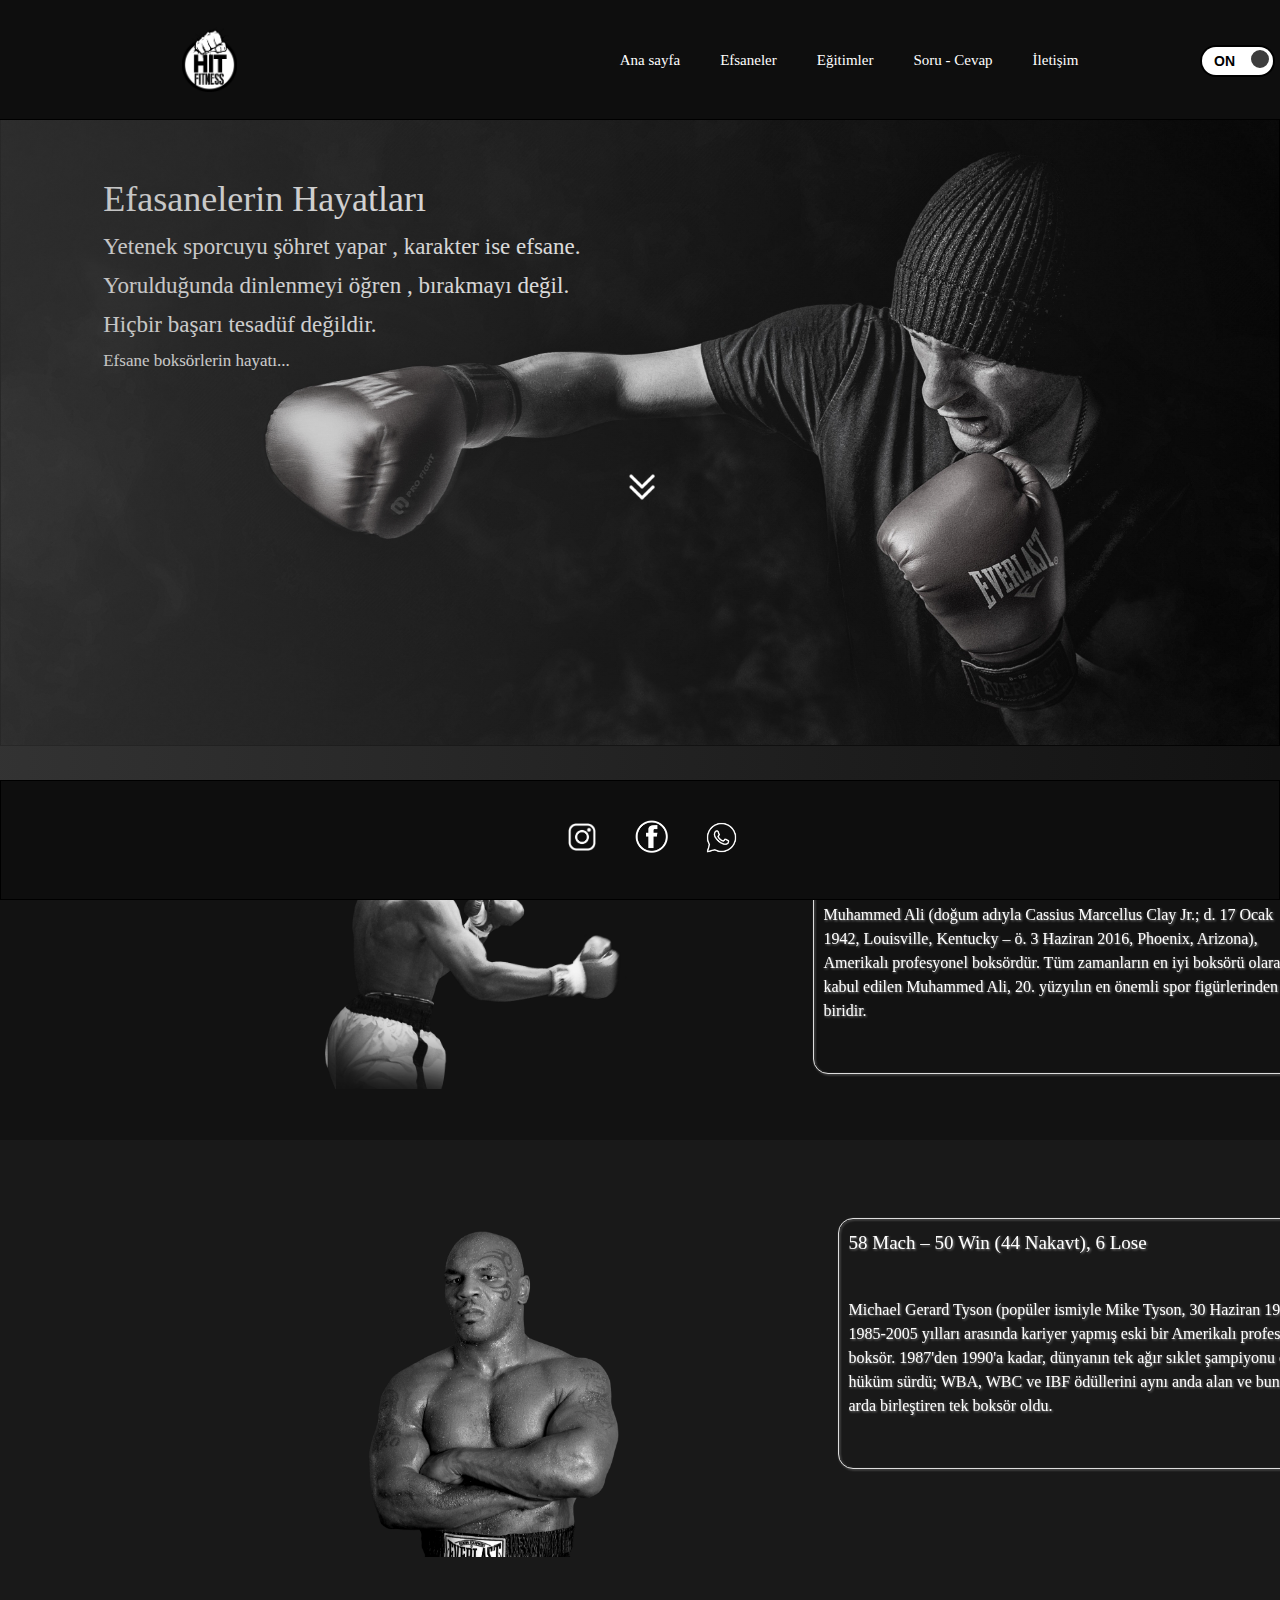
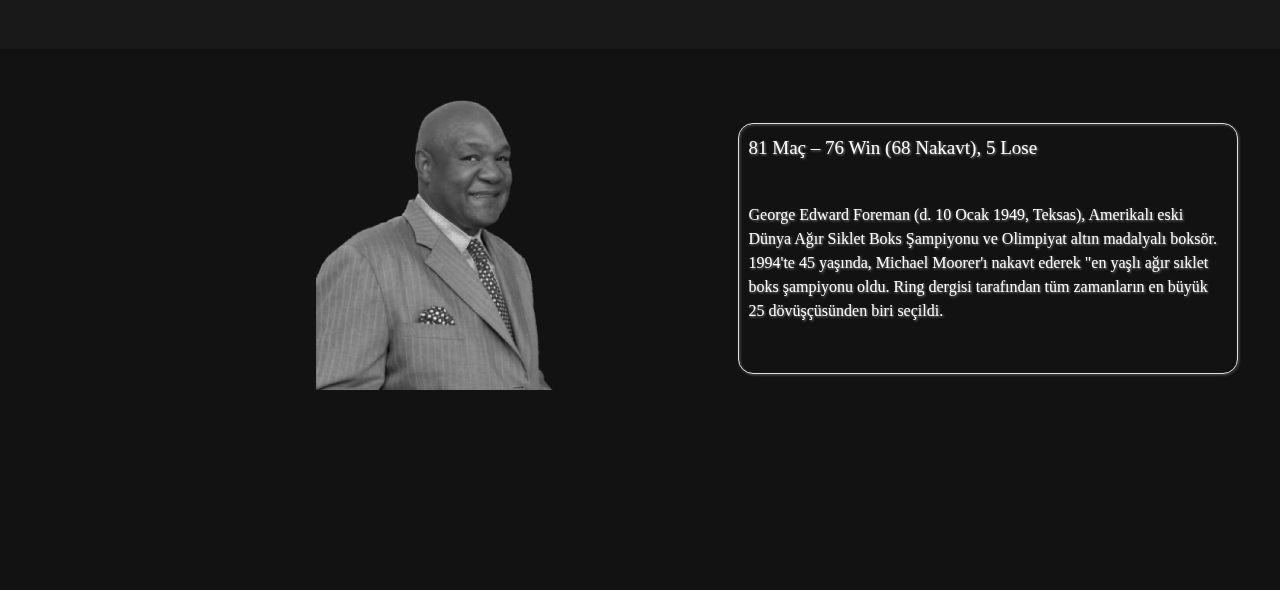
<file: ileriweb/index.html>
<!DOCTYPE html>
<html lang="tr">
<head>
    <link rel="stylesheet" href="https://stackpath.bootstrapcdn.com/bootstrap/4.5.2/css/bootstrap.min.css">
    <script src="https://stackpath.bootstrapcdn.com/bootstrap/4.5.2/js/bootstrap.min.js"></script>
    <script src="https://ajax.googleapis.com/ajax/libs/jquery/3.6.4/jquery.min.js"></script>
    <meta charset="UTF-8">
    <meta http-equiv="X-UA-Compatible" content="IE=edge">
    <meta name="viewport" content="width=device-width, initial-scale=1.0">
    <meta name="keywords" content="Efsanelerin Hayatı, Boks, Boksör, Efsane  Boksörler, Muhammed Ali, Mike Tyson, George Foreman, Larry Holmes, Joe Fraizer">
    <meta name="description" content="Efsanelerin hayatı resmi Web Sitesi">
    <link rel="icon" href="img/bxlogo.png" type="image/x-icon"/>
    <link rel="stylesheet" href="css/style.css">
    <link rel="stylesheet" href="css/img.css">
    <link rel="stylesheet" href="css/dark_mode.css">
    <script src="js/darkmode.js"></script>
    <title>Efsanelerin Hayatı</title>
    
    <style>
        #main{
            background-image: url('img/boks.jpg');
            background-size:100%;
            background-position: center;
            height: 646px;
            background-repeat: no-repeat;
            border-color:black;
        }
        main::before{
            content: "";
            position: absolute;
            top: 0;
            left: -100%;
            width: 100%;
            height: 100%;
            background: linear-gradient(to right, rgba(98, 98, 98, 0.406), rgba(25, 25, 25, 0));
            transform: translateX(100%);
            animation: slide-animation 6s linear infinite;
        }

        @keyframes slide-animation {
        0% {
            transform: translateX(100%);
        }
        50% {
            transform: translateX(0%);
        }
        100% {
            transform: translateX(-100%);
        }
        }

        
        #george{
            margin-bottom:200px;
        }

        .dark-mode{
            #i{
            width: 50px;
        }
        #f{
            width: 49px;
        }
        #w{
            width: 51px;
        }
        }

        #i{
            width: 50px;
        }
        #f{
            width: 49px;
        }
        #w{
            width: 51px;
        }

        #altmenu{
            margin-left:-39px;
            margin-top:5px;
        }

        #menu ul li ul {
            height: 80px;
        }
       
        header #menu a:hover{
            border-bottom:none;
        }              
    </style>
</head>
<body>
   <header id="header">
        <div id="logo">
            <a href="index.html"> <img id="icon" src="img/bxlogo.png" alt="boks"/></a>
        </div>

        <div id="menu">
            <ul>
                <li><a id="men" href="index.html">Ana sayfa</a></li>                    
                <li><a id="men" href="#efsaneler">Efsaneler</a>
                <ul id="altmenu">
                    <li><a id="men" href="mali.html">Muhammed Ali</a></li>
                    <li><a id="men" href="mtyson.html">Mike Tyson</a></li> 
                    <li><a id="men" href="gforeman.html">George Foreman</a></li>                    
                </ul> 
                </li>                       
                <li><a id="men" href="egitimler.html">Eğitimler</a></li>
                <li><a id="men" href="oyun.html">Soru - Cevap</a></li>                                         
                <li><a id="men" href="iletisim.html">İletişim</a></li>
            </ul>                      
        </div>
        <div class="onoffswitch">
            <input type="checkbox" name="onoffswitch" class="onoffswitch-checkbox" id="myonoffswitch" checked onclick="myFunction()">
            <label class="onoffswitch-label" for="myonoffswitch">
                <span class="onoffswitch-inner"></span>
                <span class="onoffswitch-switch"></span>
            </label>
        </div>
   </header>

   <main id="main">
        <div id="text">
            <h1>Efasanelerin Hayatları</h1>
            <h3>Yetenek sporcuyu şöhret yapar , karakter ise efsane.</h3>
            <h3>Yorulduğunda dinlenmeyi öğren , bırakmayı değil.</h3>
            <h3>Hiçbir başarı tesadüf değildir.</h3>
            <h5>Efsane boksörlerin hayatı...</h5>         
        </div>    
        <div id="ok-container" >
            <img src="img/ok.png" alt="Ok Resmi" id="ok">
        </div>
   </main>
   <div id="main2">
            <div class="image-container">
                <a id="box" href="mali.html"><img src="img/mali.png" alt="Resim Açıklaması" class="resim" ></a>
                <div class="aciklama">
                    <p id="p_ozet">61 Mach – 56 Win (37 Nakavt), 5 Lose</p>
                    <br>
                    <p>Muhammed Ali (doğum adıyla Cassius Marcellus Clay Jr.; d. 17 Ocak 1942, Louisville, Kentucky – ö. 3 Haziran 2016, Phoenix, Arizona), Amerikalı profesyonel boksördür. Tüm zamanların en iyi boksörü olarak kabul edilen Muhammed Ali, 20. yüzyılın en önemli spor figürlerinden biridir.</p>
                    <br>
                    <p id="p_gizli">Daha fazlası için resme tıklayın..</p>
                </div>
            </div>
    </div>
   <div id="main3" >
        <div class="image-container" id="d">
            <a id="box" href="mtyson.html"><img src="img/mtyson.png" alt="Resim Açıklaması" class="resim" id="mtyson"></a>
            <div class="aciklama" id="mtysonac">
                <p id="p_ozet">58 Mach – 50 Win (44 Nakavt), 6 Lose</p>
                <br>
                <p>Michael Gerard Tyson (popüler ismiyle Mike Tyson, 30 Haziran 1966), 1985-2005 yılları arasında kariyer yapmış eski bir Amerikalı profesyonel boksör. 1987'den 1990'a kadar, dünyanın tek ağır sıklet şampiyonu olarak hüküm sürdü; WBA, WBC ve IBF ödüllerini aynı anda alan ve bunları art arda birleştiren tek boksör oldu.</p>
                <br>
                <p id="p_gizli">Daha fazlası için resme tıklayın..</p>
            </div>
        </div>
    </div>
<div id="main4">
        <div class="image-container" id="george">
            <a id="box" href="gforeman.html"><img src="img/gfor.png" alt="Resim Açıklaması" class="resim" id="gfor"></a>
            <div class="aciklama">
                <p id="p_ozet">81 Maç – 76 Win (68 Nakavt), 5 Lose</p>
                <br>
                <p>George Edward Foreman (d. 10 Ocak 1949, Teksas), Amerikalı eski Dünya Ağır Siklet Boks Şampiyonu ve Olimpiyat altın madalyalı boksör. 1994'te 45 yaşında, Michael Moorer'ı nakavt ederek "en yaşlı ağır sıklet boks şampiyonu oldu. Ring dergisi tarafından tüm zamanların en büyük 25 dövüşçüsünden biri seçildi.</p>
                <br>
                <p id="p_gizli">Daha fazlası için resme tıklayın..</p>
            </div>
        </div>
    </div>
   <footer id="footer">
        <div id="sosyal">
            <a href="https://www.instagram.com/" target="_blank"><img id="i" src="img/i.png" alt="instagram"/></a>
            <a href="https://tr-tr.facebook.com/" target="_blank"><img id="f" src="img/f.png" alt="facebook"/></a>
            <a href="https://web.whatsapp.com" target="_blank"><img id="w" src="img/w.png" alt="whatsapp"/></a>
        </div>
        <div>
            <p id="p_telif">Bu sitenin hakları Aşık Üveys UZUNSAKAL'a Aittir</p>
        </div>
   </footer>

   <script>
    //OK ANİMASYONU
    $(document).ready(function() {
        var okImg = $('#ok');
        var initialTop = parseInt(okImg.css('top'));

        function animateOk() {
            // Dikey konumu 100 piksel hareket ettirerek animasyonu gerçekleştirie
            okImg.animate({
                top: initialTop + 80
            }, 2000, function() {
                // Animasyon tamamlandığında konumu sıfırlayın ve tekrar animasyonu başlatıe
                okImg.css('top', initialTop);
                animateOk();
            });
        }

        // İlk animasyonu başlatır
        animateOk();
    });

</script>


</body>
</html>
</file>
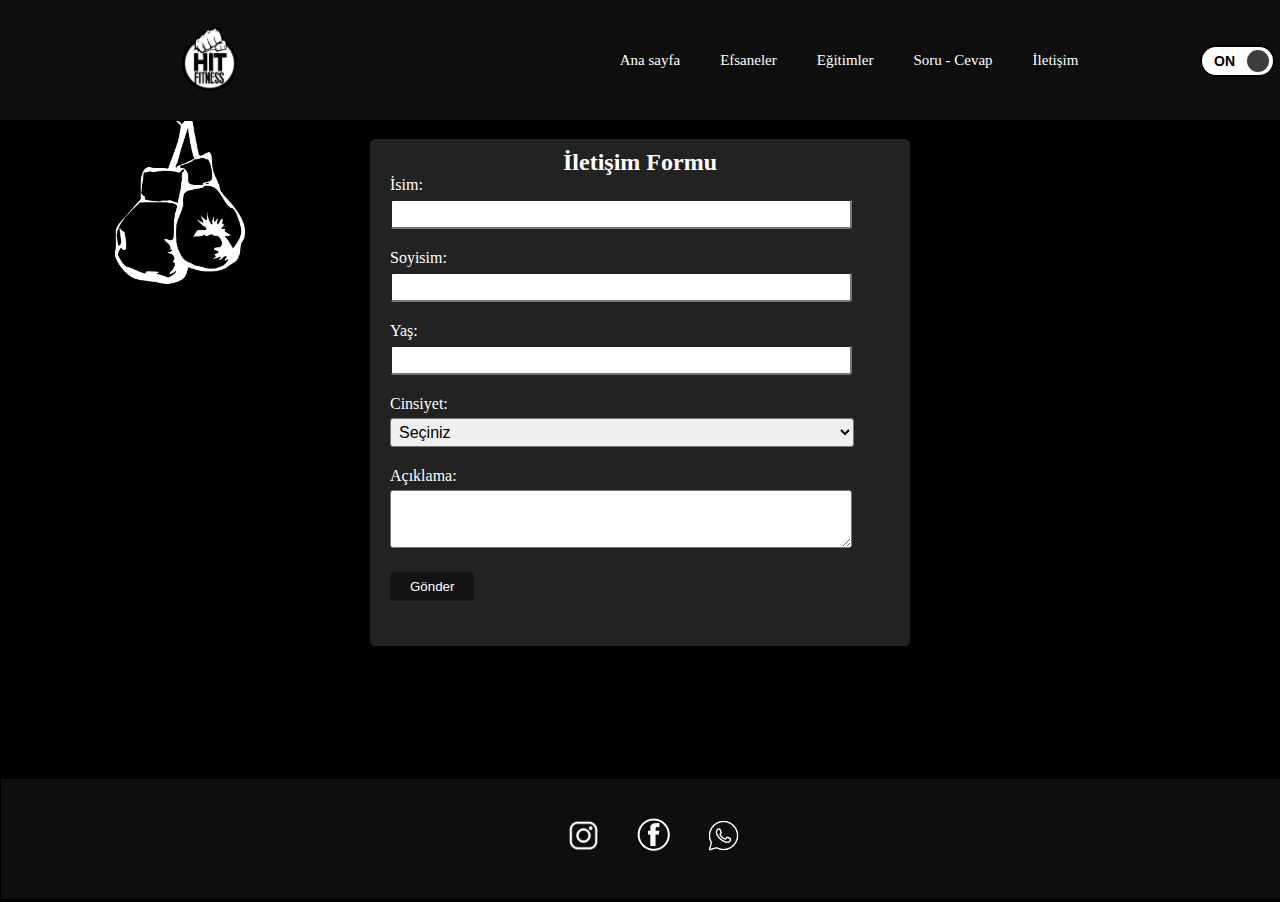
<file: ileriweb/iletisim.html>
<!DOCTYPE html>
<html lang="tr">
<head>
    <script src="https://ajax.googleapis.com/ajax/libs/jquery/3.6.4/jquery.min.js"></script>
    <meta charset="UTF-8">
    <meta http-equiv="X-UA-Compatible" content="IE=edge">
    <meta name="viewport" content="width=device-width, initial-scale=1.0">
    <link rel="stylesheet" href="css/style.css">
    <link rel="stylesheet" href="css/dark_mode.css">
    <script src="js/darkmode.js"></script>
    <link rel="icon" href="img/bxlogo.png" type="image/x-icon"/>
    <meta name="keywords" content="Efsanelerin Hayatı, Boks, Boksör, Efsane  Boksörler, Muhammed Ali, Mike Tyson, George Foreman, Larry Holmes, Joe Fraizer">
    <meta name="description" content="Efsanelerin hayatı resmi Web Sitesi">
    <title>Efsanelerin Hayatı</title>
    <style>
      #main{
        height: 800px;
        border-color:black;
        display: flex;
        justify-content: space-between;
      }
      #main .eld{
        width:200px ;
        position:absolute;
        filter: invert(100%) sepia(100%) saturate(2%) hue-rotate(184deg) brightness(108%) contrast(101%);
      }
      .dark-mode .eld{
        filter: invert(0%) sepia(100%) saturate(0%) hue-rotate(350deg) brightness(96%) contrast(103%);
      }
      #main #eld2 img{
          width: 130px;
          margin-left:650% ;
      }

      #main #eld img{
          width: 130px;
          margin-left:130px ;
          margin-right: 150px;
      }

      .dark-mode button{
        background-color: rgb(115, 115, 115);
      }
      .dark-mode button:hover{
        background-color:rgb(165, 165, 165) ;
      }
    </style>
</head>
<body>
   <header id="header">
        <div id="logo">
            <a href="index.html"> <img id="icon" src="img/bxlogo.png" alt="boks"/></a>
        </div>

        <div id="menu">
          <ul>
            <li><a id="men" href="index.html">Ana sayfa</a></li>                    
            <li><a id="men" href="#efsaneler">Efsaneler</a>
            <ul id="altmenu">
                <li><a id="men" href="mali.html">Muhammed Ali</a></li>
                <li><a id="men" href="mtyson.html">Mike Tyson</a></li> 
                <li><a id="men" href="gforeman.html">George Foreman</a></li>                    
            </ul> 
            </li>                       
            <li><a id="men" href="egitimler.html">Eğitimler</a></li>
            <li><a id="men" href="oyun.html">Soru - Cevap</a></li>                                         
            <li><a id="men" href="iletisim.html">İletişim</a></li>
        </ul>                               
        </div>
        <div class="onoffswitch">
            <input type="checkbox" name="onoffswitch" class="onoffswitch-checkbox" id="myonoffswitch" checked onclick="myFunction()">
            <label class="onoffswitch-label" for="myonoffswitch">
                <span class="onoffswitch-inner"></span>
                <span class="onoffswitch-switch"></span>
            </label>
        </div>
   </header>

   <main id="main" id="main_iletisim"> 
            <div id="eld" class="eld">
              <img src="img/pngwing.com (6).png" alt="resme alternatif yazı">
            </div>
            <div class="form-container" id="form">
                <h2 id="hi2">İletişim Formu</h2>
                <form id="contact-form">
                    <div class="form-group">
                    <label for="name">İsim:</label>
                    <input type="text" id="name" name="name" required>
                    <div class="error-message" id="name-error"></div>
                  </div>
                  <div class="form-group">
                    <label for="surname">Soyisim:</label>
                    <input type="text" id="surname" name="surname" required>
                    <div class="error-message" id="surname-error"></div>
                  </div>
                  <div class="form-group">
                    <label for="age">Yaş:</label>
                    <input type="text" id="age" name="age" required>
                    <div class="error-message" id="age-error"></div>
                  </div>
                  <div class="form-group" id="cins">
                    <label for="gender">Cinsiyet:</label>
                    <select id="gender" name="gender" required>
                      <option value="">Seçiniz</option>
                      <option value="male">Erkek</option>
                      <option value="female">Kadın</option>
                      <option value="other">Diğer</option>
                    </select>
                    <div class="error-message" id="gender-error"></div>
                  </div>
                  <div class="form-group">
                    <label for="message">Açıklama:</label>
                    <textarea id="message" name="message" required></textarea>
                    <div class="error-message" id="message-error"></div>
                    </div>
                    <div class="form-group" id="button">
                      <button class="button" type="submit" value="Gönder">Gönder</button>
                    </div>
                </form>                 
            </div>
            <div id="eld2" class="eld">
              <img src="img/pngwing.com (6).png" alt="resme alternatif yazı">
            </div>
   </main>

   <footer id="footer">
        <div id="sosyal">
            <a href="https://www.instagram.com/" target="_blank"><img id="i" src="img/i.png" alt="instagram"/></a>
            <a href="https://tr-tr.facebook.com/" target="_blank"><img id="f" src="img/f.png" alt="facebook"/></a>
            <a href="https://web.whatsapp.com" target="_blank"><img id="w" src="img/w.png" alt="whatsapp"/></a>
        </div>
   </footer>

<script>
// Formu gönderme işlemi
document.getElementById("contact-form").addEventListener("submit", function(event) {
  event.preventDefault(); // Formun varsayılan davranışını engelle
  
  // Giriş verilerini al
  var name = document.getElementById("name").value;
  var surname = document.getElementById("surname").value;
  var age = document.getElementById("age").value;
  var gender = document.getElementById("gender").value;
  var message = document.getElementById("message").value;

  // İsimde rakam olmadığını kontrol et
  if (hasNumbers(name)) {
    document.getElementById("name-error").textContent = "İsimde rakam bulunamaz.";
    return;
  }
  
  // Soyisimde rakam olmadığını kontrol et
  if (hasNumbers(surname)) {
    document.getElementById("surname-error").textContent = "Soyisimde rakam bulunamaz.";
    return;
  }

  // Yaşın sayı olup olmadığını kontrol et
  if (!isNumeric(age)) {
    document.getElementById("age-error").textContent = "Lütfen geçerli bir yaş girin.";
    return;
  }

  // Yaşın negatif olmadığını kontrol et
  if (parseInt(age) < 0) {
    document.getElementById("age-error").textContent = "Yaş negatif olamaz.";
    return;
  }

  // Formu gönder
  // ...

  // Hata mesajlarını temizle
  document.getElementById("name-error").textContent = "";
  document.getElementById("surname-error").textContent = "";
  document.getElementById("age-error").textContent = "";
  document.getElementById("gender-error").textContent = "";
  document.getElementById("message-error").textContent = "";
});

// Sayısal kontrol fonksiyonu
function isNumeric(value) {
  return /^\d+$/.test(value);
}

// Rakam kontrol fonksiyonu
function hasNumbers(value) {
  return /\d/.test(value);
}



//BOKS ELDİVENİ ANİMASYONU
$(document).ready(function() {
  function animateToLeft() {
    $('#eld').animate({marginLeft: '-20px'}, 1000, 'swing', animateToRight);
  }
  
  function animateToRight() {
    $('#eld').animate({marginLeft: '0px'}, 1000, 'swing', animateToLeft);
  }
  
  animateToLeft();
});

$(document).ready(function() {
  function animateToLeft() {
    $('#eld2').animate({marginLeft: '+20px'}, 1000, 'swing', animateToRight);
  }
  
  function animateToRight() {
    $('#eld2').animate({marginLeft: '0px'}, 1000, 'swing', animateToLeft);
  }
  
  animateToLeft();
});


</script>

</body>
</html>
</file>
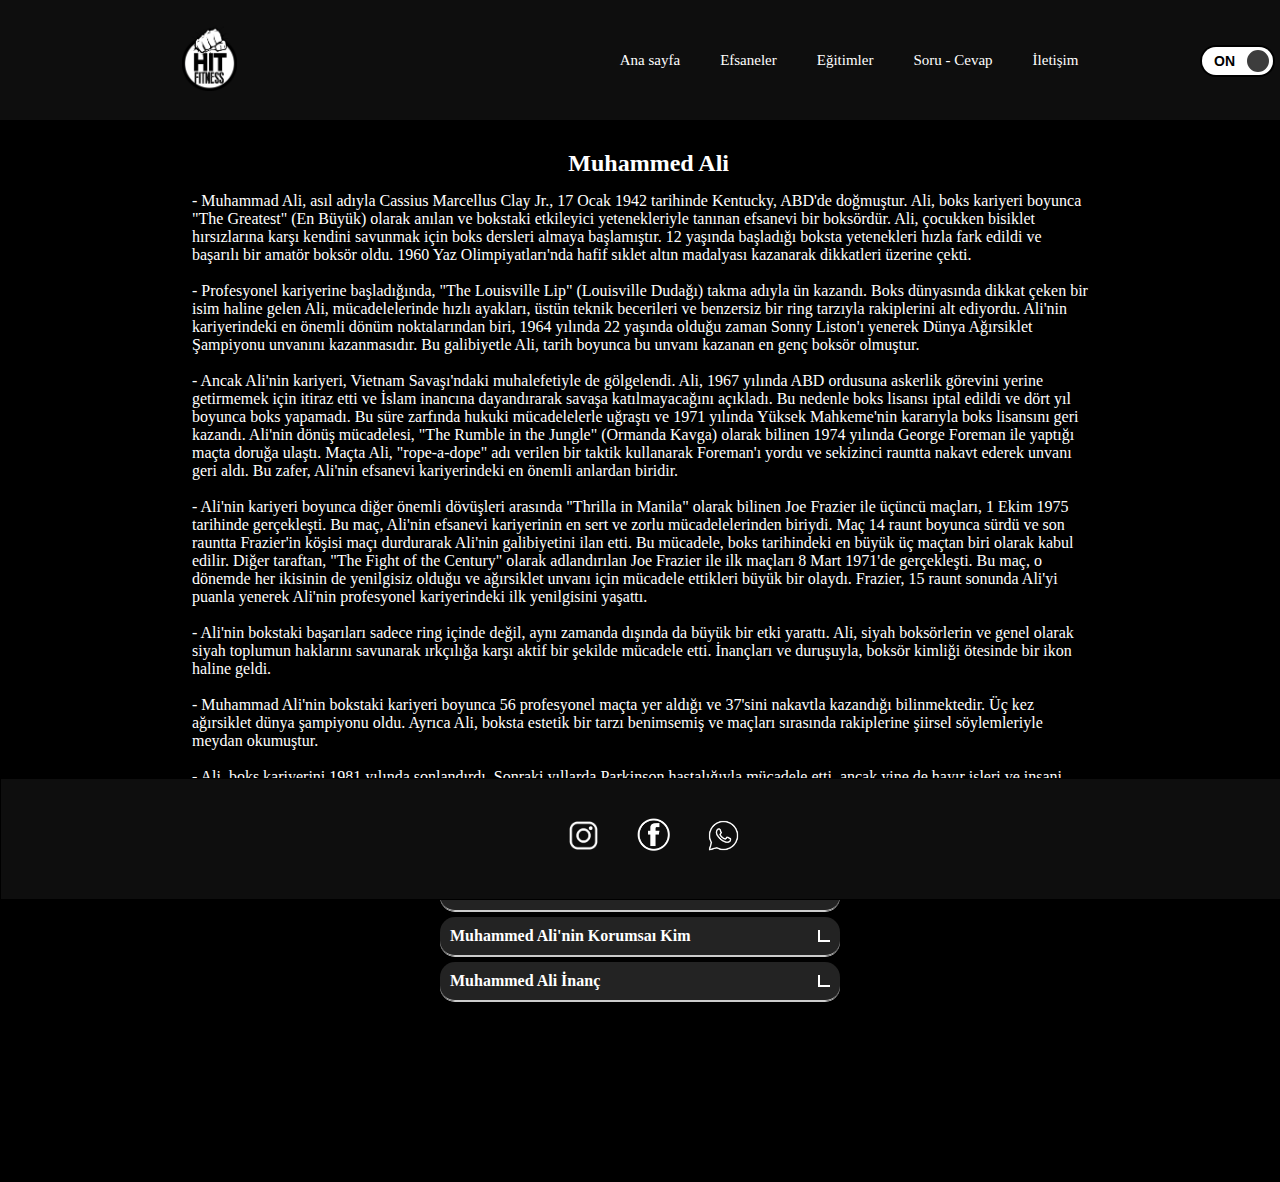
<file: ileriweb/mali.html>
<!DOCTYPE html>
<html lang="tr">
<head>
    <script src="https://ajax.googleapis.com/ajax/libs/jquery/3.6.4/jquery.min.js"></script>
    <meta charset="UTF-8">
    <meta http-equiv="X-UA-Compatible" content="IE=edge">
    <meta name="viewport" content="width=device-width, initial-scale=1.0">
    <link rel="stylesheet" href="css/style.css">
    <link rel="stylesheet" href="css/dark_mode.css">
    <script src="js/darkmode.js"></script>
    <link rel="icon" href="img/bxlogo.png" type="image/x-icon"/>
    <meta name="keywords" content="Efsanelerin Hayatı, Boks, Boksör, Efsane  Boksörler, Muhammed Ali, Mike Tyson, George Foreman, Larry Holmes, Joe Fraizer">
    <meta name="description" content="Efsanelerin hayatı resmi Web Sitesi">
    <title>Efsanelerin Hayatı</title>
    <style>
      #mainn{
        height: auto;
      }
      .accordion{
        margin-top:50px;
        margin-bottom:50px;
        margin-bottom:180px;
      }
      #mali_text{
        width:70% ;
        margin-top: 15px;
        margin-left: 15%;
      }
      h2{
        color:white;
        margin-top: 150px;
        margin-left: 42%;
        margin-bottom: 15px;
      }
    </style>
</head>
<body>
   <header id="header">
        <div id="logo">
            <a href="index.html"> <img id="icon" src="img/bxlogo.png" alt="boks"/></a>
        </div>

        <div id="menu">
            <ul>
                <li><a id="men" href="index.html">Ana sayfa</a></li>                    
                <li><a id="men" href="#efsaneler">Efsaneler</a>
                <ul id="altmenu">
                    <li><a id="men" href="mali.html">Muhammed Ali</a></li>
                    <li><a id="men" href="mtyson.html">Mike Tyson</a></li> 
                    <li><a id="men" href="gforeman.html">George Foreman</a></li>                    
                </ul> 
                </li>                       
                <li><a id="men" href="egitimler.html">Eğitimler</a></li>
                <li><a id="men" href="oyun.html">Soru - Cevap</a></li>                                                  
                <li><a id="men" href="iletisim.html">İletişim</a></li>
            </ul>                          
        </div>
         <div class="onoffswitch">
                <input type="checkbox" name="onoffswitch" class="onoffswitch-checkbox" id="myonoffswitch" checked onclick="myFunction()">
                <label class="onoffswitch-label" for="myonoffswitch">
                    <span class="onoffswitch-inner"></span>
                    <span class="onoffswitch-switch"></span>
                </label>
            </div>              
   </header>

   <main id="mainn">
    <div id="mali_text">
      <h2>Muhammed Ali</h2>
      <p>- Muhammad Ali, asıl adıyla Cassius Marcellus Clay Jr., 17 Ocak 1942 tarihinde Kentucky, ABD'de doğmuştur. Ali, boks kariyeri boyunca "The Greatest" (En Büyük) olarak anılan ve bokstaki etkileyici yetenekleriyle tanınan efsanevi bir boksördür. Ali, çocukken bisiklet hırsızlarına karşı kendini savunmak için boks dersleri almaya başlamıştır. 12 yaşında başladığı boksta yetenekleri hızla fark edildi ve başarılı bir amatör boksör oldu. 1960 Yaz Olimpiyatları'nda hafif sıklet altın madalyası kazanarak dikkatleri üzerine çekti.</p>
      <br>
      <p>- Profesyonel kariyerine başladığında, "The Louisville Lip" (Louisville Dudağı) takma adıyla ün kazandı. Boks dünyasında dikkat çeken bir isim haline gelen Ali, mücadelelerinde hızlı ayakları, üstün teknik becerileri ve benzersiz bir ring tarzıyla rakiplerini alt ediyordu. Ali'nin kariyerindeki en önemli dönüm noktalarından biri, 1964 yılında 22 yaşında olduğu zaman Sonny Liston'ı yenerek Dünya Ağırsiklet Şampiyonu unvanını kazanmasıdır. Bu galibiyetle Ali, tarih boyunca bu unvanı kazanan en genç boksör olmuştur.</p>
      <br>
      <p>- Ancak Ali'nin kariyeri, Vietnam Savaşı'ndaki muhalefetiyle de gölgelendi. Ali, 1967 yılında ABD ordusuna askerlik görevini yerine getirmemek için itiraz etti ve İslam inancına dayandırarak savaşa katılmayacağını açıkladı. Bu nedenle boks lisansı iptal edildi ve dört yıl boyunca boks yapamadı. Bu süre zarfında hukuki mücadelelerle uğraştı ve 1971 yılında Yüksek Mahkeme'nin kararıyla boks lisansını geri kazandı. Ali'nin dönüş mücadelesi, "The Rumble in the Jungle" (Ormanda Kavga) olarak bilinen 1974 yılında George Foreman ile yaptığı maçta doruğa ulaştı. Maçta Ali, "rope-a-dope" adı verilen bir taktik kullanarak Foreman'ı yordu ve sekizinci rauntta nakavt ederek unvanı geri aldı. Bu zafer, Ali'nin efsanevi kariyerindeki en önemli anlardan biridir.</p>
      <br>
      <p>- Ali'nin kariyeri boyunca diğer önemli dövüşleri arasında "Thrilla in Manila" olarak bilinen Joe Frazier ile üçüncü maçları, 1 Ekim 1975 tarihinde gerçekleşti. Bu maç, Ali'nin efsanevi kariyerinin en sert ve zorlu mücadelelerinden biriydi. Maç 14 raunt boyunca sürdü ve son rauntta Frazier'in köşisi maçı durdurarak Ali'nin galibiyetini ilan etti. Bu mücadele, boks tarihindeki en büyük üç maçtan biri olarak kabul edilir. Diğer taraftan, "The Fight of the Century" olarak adlandırılan Joe Frazier ile ilk maçları 8 Mart 1971'de gerçekleşti. Bu maç, o dönemde her ikisinin de yenilgisiz olduğu ve ağırsiklet unvanı için mücadele ettikleri büyük bir olaydı. Frazier, 15 raunt sonunda Ali'yi puanla yenerek Ali'nin profesyonel kariyerindeki ilk yenilgisini yaşattı.</p>
      <br>
      <p>- Ali'nin bokstaki başarıları sadece ring içinde değil, aynı zamanda dışında da büyük bir etki yarattı. Ali, siyah boksörlerin ve genel olarak siyah toplumun haklarını savunarak ırkçılığa karşı aktif bir şekilde mücadele etti. İnançları ve duruşuyla, boksör kimliği ötesinde bir ikon haline geldi.</p>
      <br>
      <p>- Muhammad Ali'nin bokstaki kariyeri boyunca 56 profesyonel maçta yer aldığı ve 37'sini nakavtla kazandığı bilinmektedir. Üç kez ağırsiklet dünya şampiyonu oldu. Ayrıca Ali, boksta estetik bir tarzı benimsemiş ve maçları sırasında rakiplerine şiirsel söylemleriyle meydan okumuştur.</p>
      <br>
      <p>- Ali, boks kariyerini 1981 yılında sonlandırdı. Sonraki yıllarda Parkinson hastalığıyla mücadele etti, ancak yine de hayır işleri ve insani faaliyetlerde aktif olarak yer aldı. 3 Haziran 2016 tarihinde 74 yaşında hayatını kaybeden Muhammad Ali, boks tarihinde unutulmaz bir iz bırakan efsanevi bir sporcu olarak anılmaktadır.</p>  
    </div>

    <div class="accordion boxing-theme" id="accordion">
        <div class="accordion-item">
          <div class="accordion-header">Muhammed Ali Antremanlar Hakkında <i class="arrow down"></i></div>
          <div class="accordion-content">
            <p>Antremanların her dakikasından nefret ediyordum. Fakat kendi kendime “vazgeçme” dedim. “Şimdi sıkıntı çek ve hayatının geri kalanını şampiyon olarak yaşa”.</p>
          </div>
        </div>
        <div class="accordion-item">
          <div class="accordion-header">Muhammed Ali'nin Korumsaı Kim<i class="arrow down"></i></div>
          <div class="accordion-content">
            <p>“Bir korumam var. Gözleri olmasa da görebilen, kulakları olmasa da duyabilen, hafızası olmadan her şeyi hatırlayan. Bir şey yaratmak istediğinde ona sadece ‘ol’ der. En gizli düşüncelerini bile duyandır. Tahmin et bu kimdir. O Allah’tır. O Benim korumamdır, o senin korumandır.”</p>
          </div>
        </div>
        <div class="accordion-item">
          <div class="accordion-header">Muhammed Ali İnanç<i class="arrow down"></i></div>
          <div class="accordion-content">
            <p>Allah kendine inananların her zaman yanındadır. Ringde de Allah benimle beraberdi..</p>
          </div>
        </div>
      </div>      
   </main>

   <footer id="footer">
        <div id="sosyal">
            <a href="https://www.instagram.com/" target="_blank"><img id="i" src="img/i.png" alt="instagram"/></a>
            <a href="https://tr-tr.facebook.com/" target="_blank"><img id="f" src="img/f.png" alt="facebook"/></a>
            <a href="https://web.whatsapp.com" target="_blank"><img id="w" src="img/w.png" alt="whatsapp"/></a>
        </div>
   </footer>

   <script>
var accordionHeaders = document.querySelectorAll('.accordion-header');

accordionHeaders.forEach(function(header) {
  header.addEventListener('click', function() {
    this.classList.toggle('active');
    var accordionContent = this.nextElementSibling;
    if (accordionContent.style.maxHeight) {
      accordionContent.style.maxHeight = null;
    } else {
      accordionContent.style.maxHeight = accordionContent.scrollHeight + 'px';
    }
  });
});
   </script>

</body>
</html>
</file>
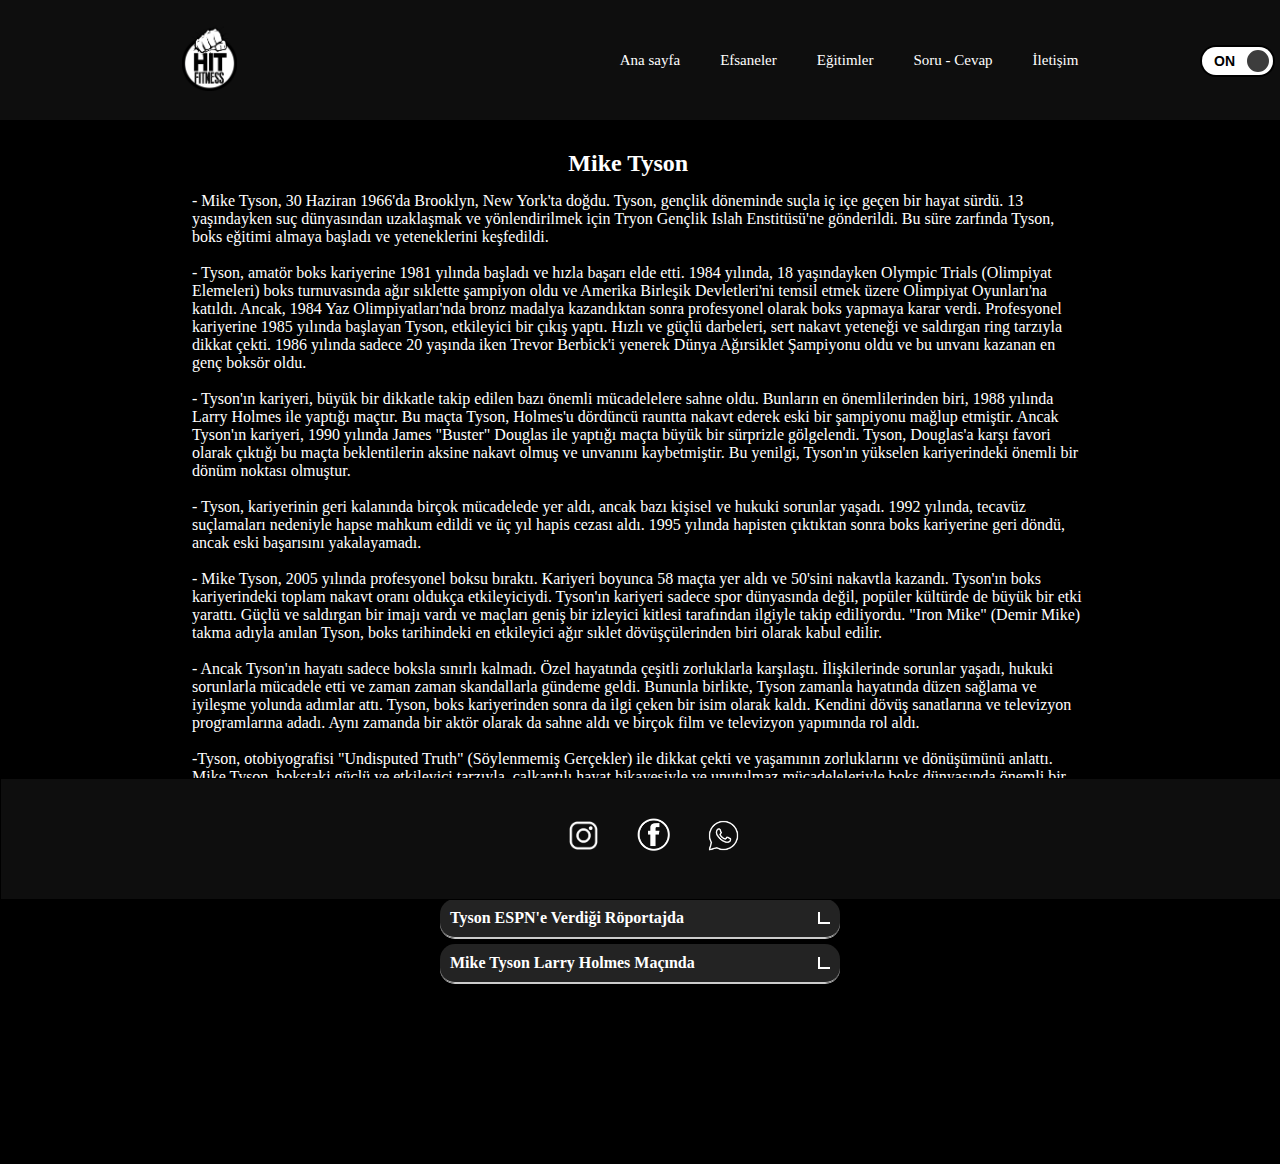
<file: ileriweb/mtyson.html>
<!DOCTYPE html>
<html lang="tr">
<head>
    <script src="https://ajax.googleapis.com/ajax/libs/jquery/3.6.4/jquery.min.js"></script>
    <meta charset="UTF-8">
    <meta http-equiv="X-UA-Compatible" content="IE=edge">
    <meta name="viewport" content="width=device-width, initial-scale=1.0">
    <link rel="stylesheet" href="css/style.css">
    <link rel="stylesheet" href="css/dark_mode.css">
    <script src="js/darkmode.js"></script>
    <link rel="icon" href="img/bxlogo.png" type="image/x-icon"/>
    <meta name="keywords" content="Efsanelerin Hayatı, Boks, Boksör, Efsane  Boksörler, Muhammed Ali, Mike Tyson, George Foreman, Larry Holmes, Joe Fraizer">
    <meta name="description" content="Efsanelerin hayatı resmi Web Sitesi">
    <title>Efsanelerin Hayatı</title>

<style>
   #mainn{
        height: auto;
      }

  .accordion{
        margin-top:50px;
        margin-bottom:50px;
        margin-bottom:180px;
      }
    #mtyson_text{
        width:70% ;
        margin-top: 15px;
        margin-left: 15%;
      }
      h2{
        color:white;
        margin-top: 150px;
        margin-left: 42%;
        margin-bottom: 15px;
      }
</style>

</head>
<body>
   <header id="header">
        <div id="logo">
            <a href="index.html"> <img id="icon" src="img/bxlogo.png" alt="boks"/></a>
        </div>

        <div id="menu">
            <ul>
                <li><a id="men" href="index.html">Ana sayfa</a></li>                    
                <li><a id="men" href="#efsaneler">Efsaneler</a>
                <ul id="altmenu">
                    <li><a id="men" href="mali.html">Muhammed Ali</a></li>
                    <li><a id="men" href="mtyson.html">Mike Tyson</a></li> 
                    <li><a id="men" href="gforeman.html">George Foreman</a></li>                    
                </ul> 
                </li>                       
                <li><a id="men" href="egitimler.html">Eğitimler</a></li>
                <li><a id="men" href="oyun.html">Soru - Cevap</a></li>                                                  
                <li><a id="men" href="iletisim.html">İletişim</a></li>
            </ul>                            
        </div>     
            <div class="onoffswitch">
                <input type="checkbox" name="onoffswitch" class="onoffswitch-checkbox" id="myonoffswitch" checked onclick="myFunction()">
                <label class="onoffswitch-label" for="myonoffswitch">
                    <span class="onoffswitch-inner"></span>
                    <span class="onoffswitch-switch"></span>
                </label>
            </div>
        </div>
   </header>

   <main id="mainn">
    <div id="mtyson_text">
      <h2>Mike Tyson</h2>
      <p>- Mike Tyson, 30 Haziran 1966'da Brooklyn, New York'ta doğdu. Tyson, gençlik döneminde suçla iç içe geçen bir hayat sürdü. 13 yaşındayken suç dünyasından uzaklaşmak ve yönlendirilmek için Tryon Gençlik Islah Enstitüsü'ne gönderildi. Bu süre zarfında Tyson, boks eğitimi almaya başladı ve yeteneklerini keşfedildi.</p>
      <br>
      <p>- Tyson, amatör boks kariyerine 1981 yılında başladı ve hızla başarı elde etti. 1984 yılında, 18 yaşındayken Olympic Trials (Olimpiyat Elemeleri) boks turnuvasında ağır sıklette şampiyon oldu ve Amerika Birleşik Devletleri'ni temsil etmek üzere Olimpiyat Oyunları'na katıldı. Ancak, 1984 Yaz Olimpiyatları'nda bronz madalya kazandıktan sonra profesyonel olarak boks yapmaya karar verdi.
      Profesyonel kariyerine 1985 yılında başlayan Tyson, etkileyici bir çıkış yaptı. Hızlı ve güçlü darbeleri, sert nakavt yeteneği ve saldırgan ring tarzıyla dikkat çekti. 1986 yılında sadece 20 yaşında iken Trevor Berbick'i yenerek Dünya Ağırsiklet Şampiyonu oldu ve bu unvanı kazanan en genç boksör oldu.</p>
      <br>
      <p>- Tyson'ın kariyeri, büyük bir dikkatle takip edilen bazı önemli mücadelelere sahne oldu. Bunların en önemlilerinden biri, 1988 yılında Larry Holmes ile yaptığı maçtır. Bu maçta Tyson, Holmes'u dördüncü rauntta nakavt ederek eski bir şampiyonu mağlup etmiştir.
      Ancak Tyson'ın kariyeri, 1990 yılında James "Buster" Douglas ile yaptığı maçta büyük bir sürprizle gölgelendi. Tyson, Douglas'a karşı favori olarak çıktığı bu maçta beklentilerin aksine nakavt olmuş ve unvanını kaybetmiştir. Bu yenilgi, Tyson'ın yükselen kariyerindeki önemli bir dönüm noktası olmuştur.</p>
      <br>
      <p>- Tyson, kariyerinin geri kalanında birçok mücadelede yer aldı, ancak bazı kişisel ve hukuki sorunlar yaşadı. 1992 yılında, tecavüz suçlamaları nedeniyle hapse mahkum edildi ve üç yıl hapis cezası aldı. 1995 yılında hapisten çıktıktan sonra boks kariyerine geri döndü, ancak eski başarısını yakalayamadı.</p>
      <br>
      <p>- Mike Tyson, 2005 yılında profesyonel boksu bıraktı. Kariyeri boyunca 58 maçta yer aldı ve 50'sini nakavtla kazandı. Tyson'ın boks kariyerindeki toplam nakavt oranı oldukça etkileyiciydi. Tyson'ın kariyeri sadece spor dünyasında değil, popüler kültürde de büyük bir etki yarattı. Güçlü ve saldırgan bir imajı vardı ve maçları geniş bir izleyici kitlesi tarafından ilgiyle takip ediliyordu. "Iron Mike" (Demir Mike) takma adıyla anılan Tyson, boks tarihindeki en etkileyici ağır sıklet dövüşçülerinden biri olarak kabul edilir.</p>
      <br>
      <p>- Ancak Tyson'ın hayatı sadece boksla sınırlı kalmadı. Özel hayatında çeşitli zorluklarla karşılaştı. İlişkilerinde sorunlar yaşadı, hukuki sorunlarla mücadele etti ve zaman zaman skandallarla gündeme geldi. Bununla birlikte, Tyson zamanla hayatında düzen sağlama ve iyileşme yolunda adımlar attı.
        Tyson, boks kariyerinden sonra da ilgi çeken bir isim olarak kaldı. Kendini dövüş sanatlarına ve televizyon programlarına adadı. Aynı zamanda bir aktör olarak da sahne aldı ve birçok film ve televizyon yapımında rol aldı. </p>
      <br>
      <p>-Tyson, otobiyografisi "Undisputed Truth" (Söylenmemiş Gerçekler) ile dikkat çekti ve yaşamının zorluklarını ve dönüşümünü anlattı.  
        Mike Tyson, bokstaki güçlü ve etkileyici tarzıyla, çalkantılı hayat hikayesiyle ve unutulmaz mücadeleleriyle boks dünyasında önemli bir yer edindi. Onun adı, ağır sıkletteki en ikonik boksörlerden biri olarak hatırlanmaktadır.</p>  
    </div>
    <div class="accordion boxing-theme" id="accordion">
        <div class="accordion-item">
          <div class="accordion-header">Mike Tyson'a Atılan Yumruklar <i class="arrow down"></i></div>
          <div class="accordion-content">
            <p>Diğer insanların ne düşündüğüne karşı tamamen yabancı bir olguyum.” “Bana atılan tüm yumrukları hatırlıyorum.” “İnsanların beni alkışlamalarını istedim. Zihnimdeki bütün enerji ve bedenim adeta kaynadı. O ringde hayatımda neler olacağını biliyordum. ‘Hayatımı buna adayacağım. Bunu yapmazsam ölmeyi tercih ederim.</p>
          </div>
        </div>
        <div class="accordion-item">
          <div class="accordion-header">Tyson ESPN'e Verdiği Röportajda<i class="arrow down"></i></div>
          <div class="accordion-content">
            <p>Herkesin tanıdığı bir şampiyon olmasında en büyük payın, çocukluk kahramanı Muhammet Ali ve kader birliği yaptığı antrenörü Cus D’Amato olduğunu söylemiştir.</p>
          </div>
        </div>
        <div class="accordion-item">
          <div class="accordion-header">Mike Tyson Larry Holmes Maçında<i class="arrow down"></i></div>
          <div class="accordion-content">
            <p>Mike Tyson, Muhammed Ali’nin Larry Holmes ile olan son maçına gitmişti. Maçtan sonra kaybeden Ali’nin yanına gitmiş ve “Senin için bir gün Holmes’ı devireceğim.” demişti. 7 yıl sonra Tyson Holmes ile maça çıkmış ve Ali’de maça gelmiştir. Maçtan önce Tyson’ın yanına gidip “Verdiğin sözü tut.” demiştir.</p>
          </div>
        </div>
      </div>      
   </main>

   <footer id="footer">
        <div id="sosyal">
            <a href="https://www.instagram.com/" target="_blank"><img id="i" src="img/i.png" alt="instagram"/></a>
            <a href="https://tr-tr.facebook.com/" target="_blank"><img id="f" src="img/f.png" alt="facebook"/></a>
            <a href="https://web.whatsapp.com" target="_blank"><img id="w" src="img/w.png" alt="whatsapp"/></a>
        </div>
   </footer>

   <script>
    var accordionHeaders = document.querySelectorAll('.accordion-header');
    
    accordionHeaders.forEach(function(header) {
      header.addEventListener('click', function() {
        this.classList.toggle('active');
        var accordionContent = this.nextElementSibling;
        if (accordionContent.style.maxHeight) {
          accordionContent.style.maxHeight = null;
        } else {
          accordionContent.style.maxHeight = accordionContent.scrollHeight + 'px';
        }
      });
    });
       </script>
</body>
</html>
</file>
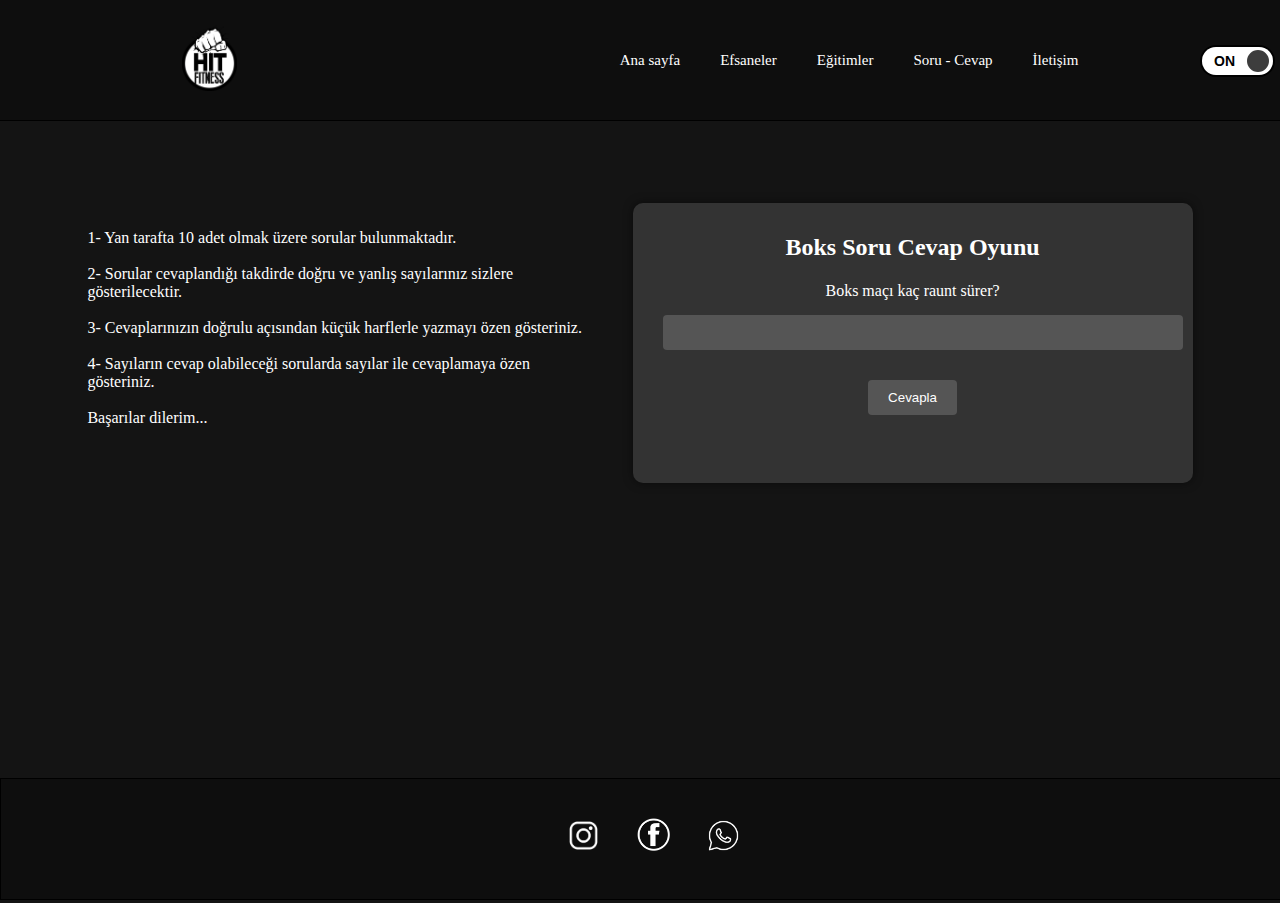
<file: ileriweb/oyun.html>
<!DOCTYPE html>
<html lang="tr">
<head>
    <script src="https://ajax.googleapis.com/ajax/libs/jquery/3.6.4/jquery.min.js"></script>
    <meta charset="UTF-8">
    <meta http-equiv="X-UA-Compatible" content="IE=edge">
    <meta name="viewport" content="width=device-width, initial-scale=1.0">
    <link rel="stylesheet" href="css/style.css">
    <link rel="stylesheet" href="css/dark_mode.css">
    <script src="js/darkmode.js"></script>
    <link rel="icon" href="img/bxlogo.png" type="image/x-icon"/>
    <meta name="keywords" content="Efsanelerin Hayatı, Boks, Boksör, Efsane  Boksörler, Muhammed Ali, Mike Tyson, George Foreman, Larry Holmes, Joe Fraizer">
    <meta name="description" content="Efsanelerin hayatı resmi Web Sitesi">
    <title>Efsanelerin Hayatı</title>
    <style>

.dark-mode #main{
    height: 800px;
}
   
.dark-mode .container{
    background-color: #a3a3a3;
}
.dark-mode button{
    background-color: #828282;
}

.dark-mode button:hover{
    background-color: #5e5e5e;
}

.dark-mode input[type="text"]{
    background-color: #d0d0d0;
}

.dark-mode #question{
    color:black;
}

.dark-mode h1{
    color: black;
}

.dark-mode input[type="text"] {
    color:black;
}

.dark-mode button{
    color:black;
}

#main{
    display: flex;
    justify-content: space-around;
    height: 800px;
    border-color: #141414;
}

   body {
    background-color: #141414;
    color: #000000;
}

.container {
    width: 500px;
    height: 220px;
    margin-top: 8%;
    margin-right: 5%;
    text-align: center;
    padding: 30px;
    background-color: #333;
    border-radius: 10px;
    box-shadow: 0 0 10px rgba(0, 0, 0, 0.5);
}

#sonuc{
    margin-top: 12%;
    width: 200px;
    height: 90px;
}

h1 {
    color: #fff;
    margin-top: 0;
    margin-bottom: 20px;
    font-size: 24px;
    line-height: 1.2;
}

input[type="text"] {
    margin-top:15px;
    width: 100%;
    margin-bottom: 20px;
    padding: 10px;
    border: none;
    border-radius: 4px;
    background-color: #555;
    color: #fff;
}

button {
    margin-top:10px;
    background-color: #555;
    color: #fff;
    padding: 10px 20px;
    border: none;
    border-radius: 4px;
    cursor: pointer;
    transition: background-color 0.3s ease;
}

button:hover {
    background-color: #777;
}

#result {
    font-weight: bold;
    margin-top: 20px;
    color: #fff;
    font-size: 18px;
}

#not{
    margin-top:10%;
    margin-left: 5%;
    width: 500px;
    height: auto;
}

    </style>
</head>
<body>
   <header id="header">
        <div id="logo">
            <a href="index.html"> <img id="icon" src="img/bxlogo.png" alt="boks"/></a>
        </div>

        <div id="menu">
            <ul>
                <li><a id="men" href="index.html">Ana sayfa</a></li>                    
                <li><a id="men" href="#efsaneler">Efsaneler</a>
                <ul id="altmenu">
                    <li><a id="men" href="mali.html">Muhammed Ali</a></li>
                    <li><a id="men" href="mtyson.html">Mike Tyson</a></li> 
                    <li><a id="men" href="gforeman.html">George Foreman</a></li>                    
                </ul> 
                </li>                       
                <li><a id="men" href="egitimler.html">Eğitimler</a></li>
                <li><a id="men" href="oyun.html">Soru - Cevap</a></li>                                        
                <li><a id="men" href="iletisim.html">İletişim</a></li>
            </ul>                                
        </div>
        <div class="onoffswitch">
            <input type="checkbox" name="onoffswitch" class="onoffswitch-checkbox" id="myonoffswitch" checked onclick="myFunction()">
            <label class="onoffswitch-label" for="myonoffswitch">
                <span class="onoffswitch-inner"></span>
                <span class="onoffswitch-switch"></span>
            </label>
        </div>
   </header>

   <main id="main">
    <div id="not">
        <p>1- Yan tarafta 10 adet olmak üzere sorular bulunmaktadır.</p>
        <br>
        <p>2- Sorular cevaplandığı takdirde doğru ve yanlış sayılarınız sizlere gösterilecektir.</p>
        <br>
        <p>3- Cevaplarınızın doğrulu açısından küçük harflerle yazmayı özen gösteriniz.</p>
        <br>
        <p>4- Sayıların cevap olabileceği sorularda sayılar ile cevaplamaya özen gösteriniz.</p>
        <br>
        <p>Başarılar dilerim...</p>
    </div>
    <div class="container">
        <h1>Boks Soru Cevap Oyunu</h1>
        <p id="question"></p>
        <input type="text" id="answer">
        <button onclick="checkAnswer()">Cevapla</button>
        <p id="result"></p>
    </div>
    <div id="sonuc" class="container result-container" style="display: none;">
        <h1>Oyun Bitti</h1>
        <p>Doğru Cevaplar: <span id="correct-count"></span></p>
        <p>Yanlış Cevaplar: <span id="wrong-count"></span></p>
    </div>
   </main>

   <footer id="footer">
        <div id="sosyal">
            <a href="https://www.instagram.com/" target="_blank"><img id="i" src="img/i.png" alt="instagram"/></a>
            <a href="https://tr-tr.facebook.com/" target="_blank"><img id="f" src="img/f.png" alt="facebook"/></a>
            <a href="https://web.whatsapp.com" target="_blank"><img id="w" src="img/w.png" alt="whatsapp"/></a>
        </div>
   </footer>


<script>

    //SORU CEVAP OYUNU
    var questions = [
    {
        question: "Boks maçı kaç raunt sürer?",
        answer: "12"
    },
    {
    question: "Mike Tyson'ın idol olarak aldığı boksör kimdir?",
    answer: "muhammed ali"
    },
    {
        question: "Boks maçında her raunt kaç dakikadır?",
        answer: "3"
    },
    {
        question: "Boks maçında hangi vücut bölgesine yapılan darbe diskalifiye sebebidir?",
        answer: "kasık"
    },
    {
        question: "Rakibi Evander Holyfield'ı kulağından ısıran boksör kimdir?",
        answer: "mike tyson"
    },
    {
        question: "Bir boksörün maçı sayılara kalmadan kazanmasına ne denir?",
        answer: "nakavt"
    },
    {
        question: "Muhammed Ali'nin kariyerini gölgeleyen savaşın adı nedir?",
        answer: "vietnam savaşı"
    },
    {
        question: "Muhammed Ali'nin George Foreman ile yaptığı efsane maçın tarihe geçen adı nedir?",
        answer: "ormandaki kavga"
    },
    {
        question: "Boks tarihinin en yaşlı ağır sıklet şampiyonu kimdir?",
        answer: "george foreman"
    },
    {
        question: "Boksta kaç çeşit vuruş vardır?",
        answer: "3"
    }
];

var currentQuestion = 0;
var correctAnswers = 0;
var wrongAnswers = 0;

function loadQuestion() {
    var questionElement = $("#question");
    questionElement.animate({ opacity: 0 }, 300, function() {
        questionElement.text(questions[currentQuestion].question);
        questionElement.animate({ opacity: 1 }, 300);
    });
}

function checkAnswer() {
    var answerElement = $("#answer");
    var resultElement = $("#result");

    if (answerElement.val().toLowerCase() === questions[currentQuestion].answer.toLowerCase()) {
        resultElement.text("Tebrikler! Doğru cevap.");
        resultElement.css("color", "green").fadeIn(300).delay(500).fadeOut(300);
        correctAnswers++;
    } else {
        resultElement.text("Maalesef yanlış cevap.");
        resultElement.css("color", "red").fadeIn(300).delay(500).fadeOut(300);
        wrongAnswers++;
    }

    if (currentQuestion === questions.length - 1) {
        endGame();
    } else {
        currentQuestion++;
    }

    answerElement.val("");
    setTimeout(loadQuestion, 1000);
}

function endGame() {
    $(".game-container").hide();
    $("#correct-count").text(correctAnswers);
    $("#wrong-count").text(wrongAnswers);
    $(".result-container").fadeIn(500);
}

$("#answer-btn").click(function() {
    $(this).animate({ opacity: 0.5 }, 200, function() {
        $(this).animate({ opacity: 1 }, 200);
        checkAnswer();
    });
});

loadQuestion();
   </script>
</body>
</html>
</file>
<file: ileriweb/css/style.css>
*{
    margin:0;
    padding:0;
}

body{
    background-color: black;
}


/*+++++ HEADER +++++*/
header{
    display:flex;
    justify-content: space-around;
    align-items: center;
    border-bottom:1px solid black;
    margin:auto;
    height: 120px;
    width: 100%;
    background-color: rgb(14, 14, 14);
    position: fixed;
    top:0;
    left:0;
    z-index: 9999;
}

/*----- Logo -----*/
header #logo #icon{
    width: 55px;
}

header img:hover{
    filter:drop-shadow(0px 1px 2px gray);
}

/*----- Menü -----*/
header ul {
    list-style: none;
    margin: 0;
    padding: 0;
    display: flex;
}

header li {
    margin: 0 20px;
    float: left;
}
 
header a {
    text-decoration: none;
    color: white;
    font-size: 15px;
}

header #menu a:hover{
    background-color:none;
    color:white;
    filter:drop-shadow(0px 0px 0.5px white);  
    border-bottom:solid 1px white;
}

header #menu a:active{
    border-bottom:solid 1px rgb(81, 81, 81);
    color:rgb(53, 53, 53);
}

#menu ul li ul {
    display:none;
    position:absolute;
    width:150px;
    height: 70px;
    margin-right:150px;
    background-color: rgb(20, 20, 20);  
    margin-top:-0.5px;
    border-radius: 10px;
    box-shadow: 0px 0px 5px 1px black;
}

#altmenu{
    margin-left:-39px;
    margin-top:5px;
}

#menu ul li:hover ul{
    display:block;
}

#menu li ul li {
    display:block; 
    padding:1px;
}

a{
  font-family:'Times New Roman', Times, serif;
  text-decoration: none;
}

#menu li ul li a{
    text-align: left;
    padding: 5px;
    border: 1px solid none;
    font-size: 13px;   
}
#menu li ul li a:hover{
    text-decoration: none;
}

/*+++++ MAİN +++++*/
#main{
    height:630px ;
    border:1px solid;
    /*background-image: url('images/boks.jpg');*/
    margin-top:100px;
    
}

/*----- Ana Sayfadaki Yazılar -----*/
#text{
    margin-left:8%;
    margin-top:6%;
}
h1{
    color:white;
    font-family:'Times New Roman', Times, serif;
    font-size: 36px;
}

h3{
    color:white;
    margin-top:1%;
    font-family:'Times New Roman', Times, serif;
    font-size: 23px;
}

h5{
    color:white;
    margin-top:1%;
    font-family:'Times New Roman', Times, serif;
    font-size: 17px;
}

hr{
    border-color:rgb(5, 5, 5) ;
}

.aciklama{
    border-radius: 15px;
    filter:drop-shadow(1px 1px 1px gray);
}


#ok-container{
    margin-top:5%;
    margin-left:48.2%;
    position: relative;
    top: 0;
}

#ok{
    width: 50px;
    filter: invert(100%) sepia(100%) saturate(2%) hue-rotate(184deg) brightness(108%) contrast(101%);
    position: absolute;
}

#main2{
    background-color: rgb(18, 18, 18);
}

#main3{
    background-color: rgb(25, 25, 25);
}

#main4{
    background-color: rgb(18, 18, 18);
}



/*+++++ FOOTER +++++*/
footer{
    border:1px solid black;
    height: 120px;
    background-color: rgb(14, 14, 14);
    position: fixed;
    left: 0;
    bottom: 0;
    width: 100%;
}

/*----- Sosyal Medya Stilleri -----*/
#sosyal{
    display:flex;
    text-align: justify;
    margin-left:43.5%;
    margin-top:2.4%;   
}

#i{
    width: 35px;
    float: right;
    padding: 8px;
    margin-right: 20px;
    filter: invert(100%) sepia(100%) saturate(2%) hue-rotate(184deg) brightness(108%) contrast(101%);
}

#f{
    width: 33px;
    float: right;
    padding: 8px;
    margin-right: 20px;
    filter: invert(100%) sepia(100%) saturate(2%) hue-rotate(184deg) brightness(108%) contrast(101%);
}

#w{
    width: 35px;
    float: right;
    padding: 8px;
    margin-right: 20px;
    filter: invert(100%) sepia(100%) saturate(2%) hue-rotate(184deg) brightness(108%) contrast(101%);
}

#i:hover{
    filter: invert(25%) sepia(47%) saturate(3088%) hue-rotate(294deg) brightness(94%) contrast(95%);
}

#f:hover{
    filter: invert(20%) sepia(42%) saturate(7485%) hue-rotate(210deg) brightness(97%) contrast(103%);
}    

#w:hover{
    filter:invert(44%) sepia(81%) saturate(524%) hue-rotate(71deg) brightness(97%) contrast(86%);
}    

p{
    color:white;
    font-family:'Times New Roman', Times, serif;
}

#p_telif{
  display: none;
}

/* FORM */
.form-container {
    width: 500px;
    height: auto;
    margin:auto;
    margin-top:3%;
    padding:10px 20px;
    background-color: #222;
    border-radius: 5px;
  }

  .form-container h2 {
    text-align: center;
    color:white;
  }

  .form-group {
    margin-bottom: 20px;
  }

  .form-group label {
    display: block;
    margin-bottom: 5px;
    color:white;
  }

  .form-group input[type="text"],
  .form-group select {
    width: 90%;
    padding: 4px;
    font-size: 16px;
    border-radius: 3px;
    color:black;
  }

  .form-group .error-message {
    color: red;
    font-size: 14px;
    margin-top: 5px;
  }

  .form-group .success-message {
    color: green;
    font-size: 14px;
    margin-top: 5px;
  }

  .form-group textarea {
    width: 88%;
    padding: 10px;
    font-size: 16px;
    border-radius: 3px;
  }

  .form-group input[type="submit"] {
    background-color: #151515;
    color: white;
    border: none;
    padding: 10px 20px;
    font-size: 16px;
    cursor: pointer;
    border-radius: 5px;
  }

  button{
    background-color: #131313;
    color: #fff;
    padding: 7px 20px;
    border: none;
    border-radius: 4px;
    cursor: pointer;
    margin-bottom:15px;
  }
  button:hover{
    background-color: #000000;
  }
  #cins{
    width: 103%;
  }


/*----- ACCORDİON -----*/
.accordion {
    max-width: 400px;
    margin: 0 auto;
  }
  
  .accordion-item {
    border-bottom: 1px solid #ccc;
    border-radius: 15px;
    margin-bottom: 5px;
  }
  
  .accordion-header {
    position: relative;
    cursor: pointer;
    background-color: #f2f2f2;
    padding: 10px;
    font-weight: bold;
    border-bottom: 1px solid #ccc;
    transition: background-color 0.3s ease;
    border-radius: 15px;
  }
  
  .accordion-header:hover {
    background-color: #e0e0e0;
  }
  
  .accordion-content {
    max-height: 0;
    overflow: hidden;
    padding: 0 10px;
    transition: max-height 0.3s ease;
  }
  
  .active {
    max-height: 500px;
    transition: max-height 0.5s ease;
  }
  
  .boxing-theme .accordion-header {
    background-color: #232323;
    color: #fff;
  }
  
  .boxing-theme .accordion-header:hover {
    background-color: #131313;
  }
  
  .arrow {
    position: absolute;
    top: 50%;
    right: 10px;
    transform: translateY(-50%);
    width: 10px;
    height: 10px;
    border-left: 2px solid #fff;
    border-bottom: 2px solid #fff;
    transition: transform 0.3s ease;
  }
  
  .active .arrow {
    transform: translateY(-50%) rotate(180deg);
  }


/*+++++ İLETİŞİM +++++*/
  #main #eld2{
    width:200px ;
    position:absolute;
    filter: invert(100%) sepia(100%) saturate(2%) hue-rotate(184deg) brightness(108%) contrast(101%);
  }
  #main #eld2 img{
      width: 130px;
      margin-left:650% ;
  }

  #main #eld{
      width:200px ;
      position:absolute;
      filter: invert(100%) sepia(100%) saturate(2%) hue-rotate(184deg) brightness(108%) contrast(101%);
  }
  #main #eld img{
      width: 130px;
      margin-left:130px ;
      margin-right: 150px;
  }
</file>
<file: ileriweb/css/img.css>
#boksor{
    display: flex;
    justify-content: space-between;
}

.image-container {
    position: relative;
    display: inline-block;
    margin-top: 4%;
    margin-bottom: 4%;
  }
  
  .aciklama {
    display: block;
    position: absolute;
    top: 0;
    margin-top: 4%;
    width:500px;
    margin-left:125% ;
    padding: 10px;
    border: 1px solid #ddd;
    color:white;
  }
  
  .resim{
    width: 350px;
    margin-left:300px ;
  }
  .resim:hover{
    filter:drop-shadow(2px 2px 5px rgb(145, 145, 145));
    /*box-shadow: 0px 0px 5px 1px rgb(145, 145, 145);*/
  }

#p_gizli{
  display: none;
}
#box:hover + .aciklama #p_gizli {
  display: block;
}

 #mtyson{
    width: 370px;
    padding: 40px;
 }

#gfor{
    width: 290px;
    /*filter:invert(1%) sepia(1%) saturate(1%) hue-rotate(184deg) brightness(85%) contrast(101%);*/
}
  
#p_ozet{
  font-size:19px;
}
</file>
<file: ileriweb/css/dark_mode.css>
/*DARK-MODE CSS KODLARI*/
.dark-mode{
    background-color: rgb(228, 225, 225);
    border-color: rgb(228, 225, 225);
    color:black;
}

.dark-mode p{
    color:black;
}

.dark-mode #men:hover{
    color:black;
    filter:drop-shadow(0px 0px 0.5px black);  
    border-bottom:1px solid black;
}

.dark-mode footer{
    background-color: rgb(197, 197, 197);
}

.dark-mode header{
    background-color: rgb(197, 197, 197);
}

.dark-mode #menu ul li ul{
    background-color: rgb(231, 231, 231);
}

.dark-mode .aciklama{
    border:1px solid black;
}

.dark-mode #main2{
    background-color: rgb(235, 235, 235);
    border-color: rgb(235, 235, 235);
}

.dark-mode #main3{
    background-color: rgb(216, 216, 216);
    border-color:rgb(216, 216, 216) ;
}

.dark-mode #main4{
    background-color: rgb(235, 235, 235);
    border-color: rgb(235, 235, 235);
}

.dark-mode .form-container{
    background-color: rgb(180, 180, 180);
}

.dark-mode  .form-group input[type="submit"]{
    background-color: rgb(251, 250, 250);
    color:black;
}

.dark-mode #hm1{
    color:black;
}

.dark-mode .boxing-theme .accordion-header {
    background-color: #a3a3a3;
    color:rgb(26, 26, 26);
}
.dark-mode .boxing-theme .accordion-header:hover {
    background-color: #c8c6c6;
}

.dark-mode .arrow{
    border-left: 2px solid rgb(26, 26, 26);
    border-bottom: 2px solid rgb(26, 26, 26);
}

.dark-mode h2{
    color:black;
}
.dark-mode #hi2{
    color:white;
  }

.dark-mode .egitimler{
    border:5px solid rgb(159, 159, 159);
}


.dark-mode{
    #hf2{
        color:white;
    }
    #main{
        height: 660px;
      }

    #i{
        width: 50px;
    }

    #f{
        width: 47px;
    }

    #w{
        width: 50px;
    }   
}

.dark-mode #main{
    border-color:rgb(159, 159, 159);
}

.dark-mode{
    #i{
        width: 35px;
       
    }
    
    #f{
        width: 33px;
      
    }
    
    #w{
        width: 35px;
      
    }
}
.dark-mode #mainn{
    height: auto;
    background-size:100%;
    background-position: center;
}

/*----- Toogle Swich -----*/
.onoffswitch {
    position: absolute; width: 75px;
    top:45px;
    right:5px;
    -webkit-user-select:none; -moz-user-select:none; -ms-user-select: none;
}
.onoffswitch-checkbox {
    display: none;
}
.onoffswitch-label {
    display: block; overflow: hidden; cursor: pointer;
    border: 2px solid black; border-radius: 20px;
}
.onoffswitch-inner {
    display: block; width: 200%; margin-left: -100%;
    transition: margin 0.3s ease-in 0s;
}
.onoffswitch-inner:before, .onoffswitch-inner:after {
    display: block; float: left; width: 50%; height: 28px; padding: 0; line-height: 28px;
    font-size: 14px; color: white; font-family: Trebuchet, Arial, sans-serif; font-weight: bold;
    box-sizing: border-box;
}
.onoffswitch-inner:before {
    content: "ON";
    padding-left: 12px;
    background-color: white; color: black;
}
.onoffswitch-inner:after {
    content: "OFF";
    padding-right: 12px;
    background-color: black; color: #FFFFFF;
    text-align: right;
}
.onoffswitch-switch {
    display: block; width: 18px; margin:5px 6px; height: 18px;
    background: rgb(61, 61, 61);
    position: absolute; top: 0; bottom: 0;
    right: 43px;
    border: 2px solid rgb(61, 61, 61); border-radius: 20px;
    transition: all 0.3s ease-in 0s; 
}

.onoffswitch-checkbox:checked + .onoffswitch-label .onoffswitch-inner {
    margin-left: 0;
}
.onoffswitch-checkbox:checked + .onoffswitch-label .onoffswitch-switch {
    right: 0px; 
}
</file>
